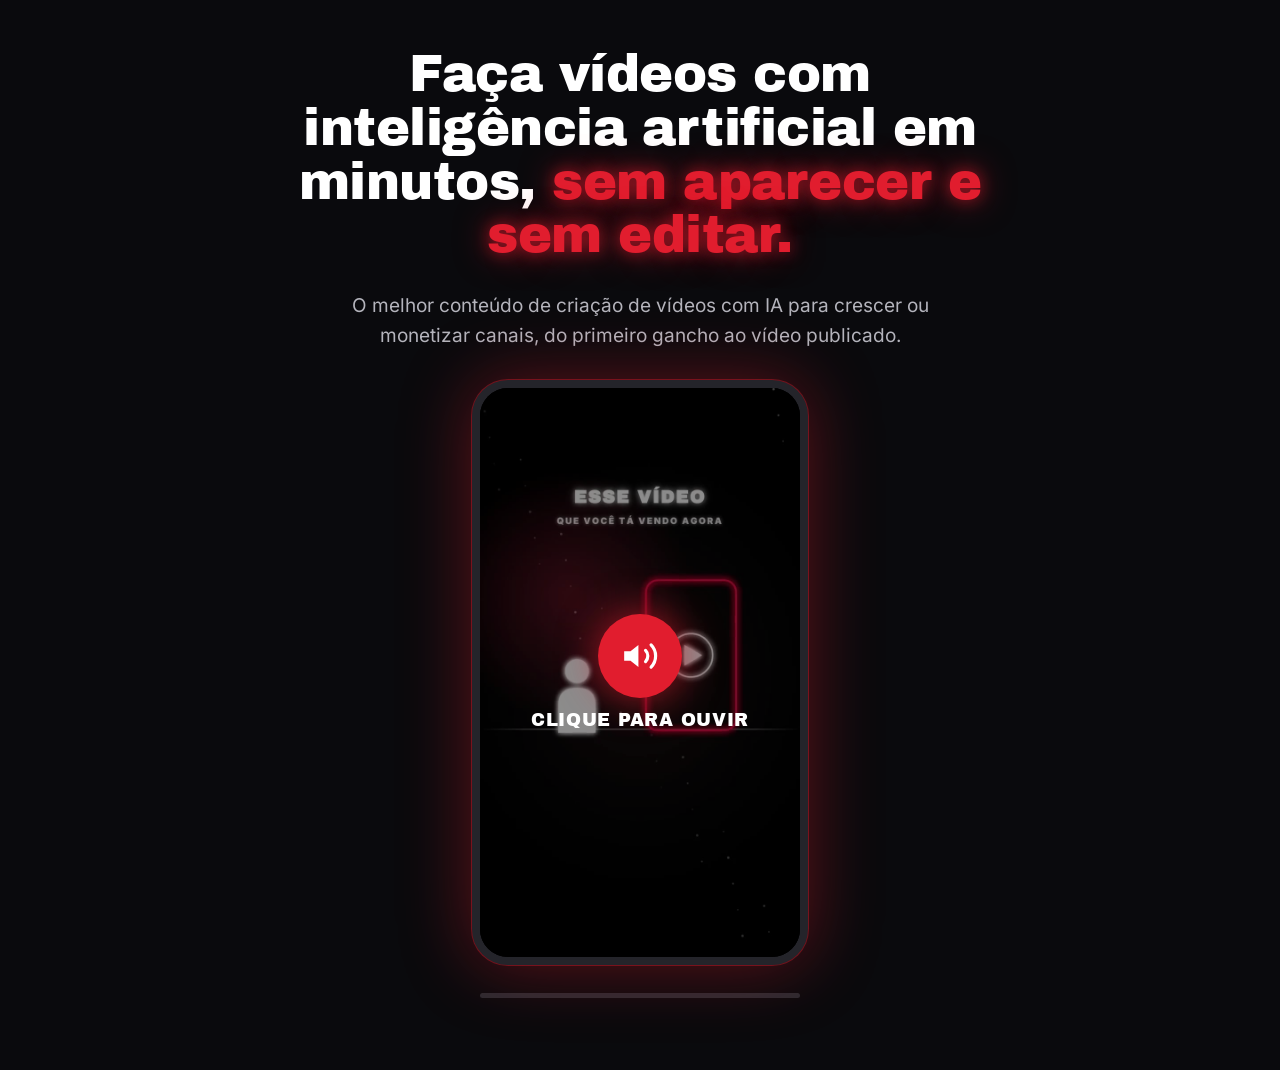
<file: index.html>
<!DOCTYPE html>

<html lang="pt-BR">
<head>
<meta charset="utf-8"/>
<title>A FACILIDADE... | Página de vendas</title>
<meta content="width=device-width, initial-scale=1" name="viewport"/>
<meta content="A FACILIDADE... Aprenda a criar vídeos de Stickman com inteligência artificial, sem aparecer." name="description"/>
<meta property="og:title" content="Faça vídeos com IA em minutos, sem aparecer e sem editar"/>
<meta property="og:description" content="O melhor conteúdo de criação de vídeos com IA para crescer ou monetizar canais."/>
<meta property="og:image" content="https://criacao-com-ia.salevo.site/assets/og.jpg"/>
<meta property="og:url" content="https://criacao-com-ia.salevo.site/"/>
<meta property="og:type" content="website"/>
<meta name="twitter:card" content="summary_large_image"/>
<link rel="icon" href="assets/favicon.png"/>
<link href="google-fonts-0.css" rel="stylesheet"/>
<style>
body{margin:0;background:#0A0A0D}
html{scroll-behavior:smooth}
h1,h2,h3,span:has(+ h3),span:has(+ div > h3){zoom:0.8}
.title-bg{background:radial-gradient(ellipse 70% 90% at 50% 50%,rgba(225,29,46,0.22),rgba(10,10,13,0.95) 70%),#0A0A0D}
a{color:#FF7A85}a:hover{color:#FFB3B9}
@keyframes pulse{0%,100%{transform:scale(1)}50%{transform:scale(1.045)}}
.btn-pulse{animation:pulse 2.2s ease-in-out infinite}
@keyframes shake{0%,100%{transform:rotate(-3deg)}50%{transform:rotate(3deg)}}
.btn-shake{animation:shake 0.5s ease-in-out infinite}
@media (prefers-reduced-motion: reduce){.btn-shake{animation:none !important}}
@keyframes bob{0%,100%{transform:translateY(0)}50%{transform:translateY(-10px)}}
.bob{animation:bob 2.6s ease-in-out infinite}
@keyframes wave{0%,100%{transform:rotate(-16deg)}50%{transform:rotate(14deg)}}
.wave{transform-box:view-box;transform-origin:100px 104px;animation:wave 1.1s ease-in-out infinite}
@keyframes blink{0%,100%{opacity:1}50%{opacity:.15}}
.spark{animation:blink 1.1s ease-in-out infinite}
@keyframes progress{from{width:0}to{width:100%}}
.progress{animation:progress 6s linear infinite}
@keyframes marquee{from{transform:translateX(0)}to{transform:translateX(-50%)}}
.marquee{display:flex;width:max-content;animation:marquee 30s linear infinite}
@keyframes flicker{0%,18%,22%,52%,58%,100%{opacity:1}20%,55%{opacity:.55}}
.neon-flicker{animation:flicker 4.5s linear infinite}
@keyframes glowpulse{0%,100%{opacity:.6}50%{opacity:1}}
.glow-pulse{animation:glowpulse 3s ease-in-out infinite}
@keyframes reveal{from{opacity:0;transform:translateY(48px)}to{opacity:1;transform:none}}
@supports (animation-timeline: view()){.reveal{animation:reveal linear both;animation-timeline:view();animation-range:entry 0% entry 45%}}
@media (prefers-reduced-motion: reduce){.btn-pulse,.bob,.wave,.spark,.progress,.marquee,.neon-flicker,.glow-pulse,.reveal{animation:none !important}}
.gated{display:none!important}
body.liberado .gated{display:revert!important;animation:fadein .6s ease both}
@keyframes fadein{from{opacity:0;transform:translateY(16px)}to{opacity:1;transform:none}}
</style>
</head>
<body>
<div style="background: #0A0A0D; color: #F4F4F5; font-family: Inter, system-ui, sans-serif; font-size: 17px; line-height: 1.6; overflow-x: hidden; text-align: center">
<section style="padding: 48px 0 72px">
<div style="max-width: 900px; margin: 0 auto; padding: 0 24px; display: flex; flex-direction: column; align-items: center; gap: 28px">
<h1 style="margin: 0; max-width: 860px; font-family: 'Archivo Black', Inter, sans-serif; font-weight: 400; font-size: clamp(34px, 5vw, 64px); line-height: 1.05; letter-spacing: -0.01em; color: #FFFFFF">Faça vídeos com inteligência artificial em minutos, <span class="neon-flicker" style="color: #E11D2E; text-shadow: 0 0 18px rgba(225,29,46,0.6), 0 0 42px rgba(225,29,46,0.6)">sem aparecer e sem editar.</span></h1>
<p style="margin: 0; font-size: 19px; color: #B4B4BC; max-width: 600px">O melhor conteúdo de criação de vídeos com IA para crescer ou monetizar canais, do primeiro gancho ao vídeo publicado.</p>
<div id="vsl-wrap" style="position: relative; width: 320px; max-width: 86vw; aspect-ratio: 9 / 16; border: 8px solid #24242A; border-radius: 36px; overflow: hidden; background: #000; box-shadow: 0 0 70px rgba(225,29,46,0.4), 0 0 0 1px rgba(225,29,46,0.4)"><video id="vsl" autoplay muted playsinline preload="auto" poster="assets/vsl-poster.jpg" style="display: block; width: 100%; height: 100%; object-fit: cover"><source src="assets/vsl.mp4" type="video/mp4"/></video><button id="vsl-sound" type="button" style="position: absolute; inset: 0; width: 100%; border: 0; background: rgba(0,0,0,0.45); color: #fff; cursor: pointer; display: flex; flex-direction: column; align-items: center; justify-content: center; gap: 12px; font-family: 'Archivo Black', Inter, sans-serif; font-size: 18px; letter-spacing: 0.04em"><span class="btn-pulse" style="display: inline-flex; width: 84px; height: 84px; border-radius: 50%; background: #E11D2E; align-items: center; justify-content: center; box-shadow: 0 0 40px rgba(225,29,46,0.7)"><svg aria-hidden="true" width="38" height="38" viewBox="0 0 24 24" fill="#fff"><path d="M11 5 6 9H2v6h4l5 4V5z"/><path d="M15.5 8.5a5 5 0 0 1 0 7M19 5a10 10 0 0 1 0 14" stroke="#fff" stroke-width="2" fill="none" stroke-linecap="round"/></svg></span>CLIQUE PARA OUVIR</button></div><div id="vsl-bar" style="width: 320px; max-width: 86vw; height: 5px; border-radius: 4px; background: #2A2A30; overflow: hidden"><div id="vsl-prog" style="width: 0%; height: 100%; background: #E11D2E; box-shadow: 0 0 10px rgba(225,29,46,0.6)"></div></div>
<div class="gated" style="display: flex; flex-wrap: wrap; align-items: center; gap: 22px; justify-content: center">
<a class="btn-pulse" href="https://pay.cakto.com.br/3ah8bnp" style="display: inline-flex; align-items: center; justify-content: center; min-height: 74px; padding: 0 44px; background: #E11D2E; color: #FFFFFF; font-family: 'Archivo Black', Inter, sans-serif; font-weight: 400; font-size: 18px; letter-spacing: 0.02em; border-radius: 16px; text-decoration: none; box-shadow: 0 0 36px rgba(225,29,46,0.6), 0 0 80px rgba(225,29,46,0.32)">SOU EXCEÇÃO!</a>
<div style="display: flex; flex-direction: column; line-height: 1.3; align-items: center">
<s style="color: #8E8E96; font-size: 15px">De R$ 197,00</s>
<span style="color: #FFFFFF; font-weight: 700; font-size: 18px">por R$ 19,99</span>
</div>
</div>
</div>
</section>
<section class="gated" aria-label="Frases do conteúdo" style="background: #E11D2E; color: #FFFFFF; padding: 16px 0; overflow: hidden; box-shadow: 0 0 40px rgba(225,29,46,0.32)">
<div class="marquee">
<span style="white-space: nowrap; padding-right: 48px; font-family: 'Archivo Black', Inter, sans-serif; font-size: 18px; letter-spacing: 0.03em">NÃO PERCA A NOVA ONDA   ·   FUJA DA MAIORIA   ·   VIRE EXCEÇÃO   ·   COMECE HOJE   ·   NÃO PERCA A NOVA ONDA   ·   FUJA DA MAIORIA   ·   VIRE EXCEÇÃO   ·   COMECE HOJE   ·</span>
<span aria-hidden="true" style="white-space: nowrap; padding-right: 48px; font-family: 'Archivo Black', Inter, sans-serif; font-size: 18px; letter-spacing: 0.03em">NÃO PERCA A NOVA ONDA   ·   FUJA DA MAIORIA   ·   VIRE EXCEÇÃO   ·   COMECE HOJE   ·   NÃO PERCA A NOVA ONDA   ·   FUJA DA MAIORIA   ·   VIRE EXCEÇÃO   ·   COMECE HOJE   ·</span>
</div>
</section>
<section class="gated" style="padding: 104px 0">
<div class="reveal" style="max-width: 1160px; margin: 0 auto; padding: 0 24px; display: flex; flex-wrap: wrap; align-items: center; gap: 56px">
<div style="flex: 1 1 440px; min-width: 0; display: flex; justify-content: center">
<div style="display: flex; flex-direction: column; align-items: center; gap: 14px; width: 100%"><p style="margin: 0; font-family: 'Archivo Black', Inter, sans-serif; font-size: 18px; line-height: 1.25; color: #FFFFFF">E se você criasse <span style="color: rgb(255,122,133); text-shadow: 0 0 14px rgba(225,29,46,0.6)">vídeos assim?</span></p><video aria-label="Bonequinho olhando para um celular gigante com o feed rolando" autoplay muted loop playsinline preload="metadata" poster="assets/loop-celular.jpg" style="display: block; width: 100%; max-width: 640px; height: auto; border-radius: 20px; border: 1px solid rgba(225,29,46,0.32); box-shadow: 0 0 60px rgba(225,29,46,0.32)"><source src="assets/loop-celular.mp4" type="video/mp4"/></video></div>
</div>
<div style="flex: 1 1 400px; min-width: 0; display: flex; flex-direction: column; gap: 20px; align-items: center">
<h2 style="margin: 0; font-family: 'Archivo Black', Inter, sans-serif; font-weight: 400; font-size: clamp(38px, 5vw, 66px); line-height: 1.05; color: #FFFFFF">Não perca a <span class="neon-flicker" style="color: #E11D2E; text-shadow: 0 0 18px rgba(225,29,46,0.6), 0 0 42px rgba(225,29,46,0.6)">nova onda.</span></h2>
<p style="margin: 0; font-size: 19px; color: #B4B4BC">Uma onda passa rápido. E você está perdendo tempo rolando o feed ou fazendo coisas inúteis.<br/><strong style="color:#FFFFFF">Isso tem que acabar. E tem que acabar HOJE.</strong></p>
</div>
</div>
</section>
<section class="gated" style="padding: 96px 0; background: #111115; border-top: 1px solid #1C1C22; border-bottom: 1px solid #1C1C22">
<div class="reveal" style="max-width: 1160px; margin: 0 auto; padding: 0 24px; display: flex; flex-direction: column; gap: 40px; align-items: center">
<div style="display: flex; flex-direction: column; gap: 14px; max-width: 720px; align-items: center; margin-left: auto; margin-right: auto">
<h2 style="margin: 0; font-family: 'Archivo Black', Inter, sans-serif; font-weight: 400; font-size: clamp(30px, 3.8vw, 46px); line-height: 1.1; color: #FFFFFF">Este conteúdo é para você se...</h2>
<p style="margin: 0; color: #B4B4BC">Cansou de ver os outros crescendo enquanto você continua no mesmo lugar?</p>
</div>
<div style="display: grid; width: 100%; grid-template-columns: repeat(auto-fit, minmax(300px, 1fr)); gap: 20px">
<div style="background: #16161B; border: 1px solid #24242A; border-radius: 16px; padding: 28px; display: flex; flex-direction: column; gap: 14px; align-items: center">
<span style="display: inline-flex; width: 44px; height: 44px; align-items: center; justify-content: center; border-radius: 12px; background: rgba(225,29,46,0.16); color: rgb(255,122,133)"><svg aria-hidden="true" fill="none" height="24" stroke="currentColor" stroke-linecap="round" stroke-linejoin="round" stroke-width="2.4" viewbox="0 0 24 24" width="24"><path d="M20 6 9 17l-5-5"></path></svg></span>
<p style="margin: 0; color: #E4E4E7; font-weight: 500">Procura uma forma de transformar conteúdo em renda.</p>
</div><div style="background: #16161B; border: 1px solid #24242A; border-radius: 16px; padding: 28px; display: flex; flex-direction: column; gap: 14px; align-items: center">
<span style="display: inline-flex; width: 44px; height: 44px; align-items: center; justify-content: center; border-radius: 12px; background: rgba(225,29,46,0.16); color: rgb(255,122,133)"><svg aria-hidden="true" fill="none" height="24" stroke="currentColor" stroke-linecap="round" stroke-linejoin="round" stroke-width="2.4" viewbox="0 0 24 24" width="24"><path d="M20 6 9 17l-5-5"></path></svg></span>
<p style="margin: 0; color: #E4E4E7; font-weight: 500">Quer criar conteúdo, mas não quer mostrar o rosto.</p>
</div>
<div style="background: #16161B; border: 1px solid #24242A; border-radius: 16px; padding: 28px; display: flex; flex-direction: column; gap: 14px; align-items: center">
<span style="display: inline-flex; width: 44px; height: 44px; align-items: center; justify-content: center; border-radius: 12px; background: rgba(225,29,46,0.16); color: rgb(255,122,133)"><svg aria-hidden="true" fill="none" height="24" stroke="currentColor" stroke-linecap="round" stroke-linejoin="round" stroke-width="2.4" viewbox="0 0 24 24" width="24"><path d="M20 6 9 17l-5-5"></path></svg></span>
<p style="margin: 0; color: #E4E4E7; font-weight: 500">Não sabe desenhar, animar ou editar vídeo.</p>
</div>
<div style="background: #16161B; border: 1px solid #24242A; border-radius: 16px; padding: 28px; display: flex; flex-direction: column; gap: 14px; align-items: center">
<span style="display: inline-flex; width: 44px; height: 44px; align-items: center; justify-content: center; border-radius: 12px; background: rgba(225,29,46,0.16); color: rgb(255,122,133)"><svg aria-hidden="true" fill="none" height="24" stroke="currentColor" stroke-linecap="round" stroke-linejoin="round" stroke-width="2.4" viewbox="0 0 24 24" width="24"><path d="M20 6 9 17l-5-5"></path></svg></span>
<p style="margin: 0; color: #E4E4E7; font-weight: 500">Quer começar uma página do zero no TikTok ou no Instagram.</p>
</div>
<div style="background: #16161B; border: 1px solid #24242A; border-radius: 16px; padding: 28px; display: flex; flex-direction: column; gap: 14px; align-items: center">
<span style="display: inline-flex; width: 44px; height: 44px; align-items: center; justify-content: center; border-radius: 12px; background: rgba(225,29,46,0.16); color: rgb(255,122,133)"><svg aria-hidden="true" fill="none" height="24" stroke="currentColor" stroke-linecap="round" stroke-linejoin="round" stroke-width="2.4" viewbox="0 0 24 24" width="24"><path d="M20 6 9 17l-5-5"></path></svg></span>
<p style="margin: 0; color: #E4E4E7; font-weight: 500">Quer uma renda extra sem largar o que já faz hoje.</p>
</div>
<div style="background: #16161B; border: 1px solid #24242A; border-radius: 16px; padding: 28px; display: flex; flex-direction: column; gap: 14px; align-items: center">
<span style="display: inline-flex; width: 44px; height: 44px; align-items: center; justify-content: center; border-radius: 12px; background: rgba(225,29,46,0.16); color: rgb(255,122,133)"><svg aria-hidden="true" fill="none" height="24" stroke="currentColor" stroke-linecap="round" stroke-linejoin="round" stroke-width="2.4" viewbox="0 0 24 24" width="24"><path d="M20 6 9 17l-5-5"></path></svg></span>
<p style="margin: 0; color: #E4E4E7; font-weight: 500">Já tentou outras coisas na internet e nada saiu do lugar.</p>
</div>
</div>
</div>
</section>
<section class="gated" style="padding: 96px 0">
<div class="reveal" style="max-width: 1160px; margin: 0 auto; padding: 0 24px; display: flex; flex-direction: column; gap: 40px; align-items: center">
<div style="display: flex; flex-direction: column; gap: 14px; max-width: 720px; align-items: center; margin-left: auto; margin-right: auto">
<p style="margin: 0; font-size: 13px; font-weight: 700; letter-spacing: 0.12em; color: rgb(255,122,133); text-shadow: 0 0 12px rgba(225,29,46,0.6)">COMO FUNCIONA</p>
<h2 style="margin: 0; font-family: 'Archivo Black', Inter, sans-serif; font-weight: 400; font-size: clamp(30px, 3.8vw, 46px); line-height: 1.1; color: #FFFFFF">Da ideia ao vídeo pronto em seis etapas</h2>
</div>
<div style="display: grid; grid-template-columns: repeat(auto-fit, minmax(300px, 1fr)); gap: 28px 20px">
<div style="border-top: 2px solid #E11D2E; padding-top: 22px; display: flex; flex-direction: column; gap: 10px; align-items: center">
<span style="font-family: 'Archivo Black', Inter, sans-serif; font-size: 34px; color: rgb(255,122,133); text-shadow: 0 0 14px rgba(225,29,46,0.6)">01</span>
<h3 style="margin: 0; font-size: 20px; color: #FFFFFF">Escolha o gancho</h3>
<p style="margin: 0; color: #B4B4BC">Você aprende a achar vídeos que já viralizaram e a usar a estrutura do gancho que faz a pessoa parar de rolar.</p>
</div>
<div style="border-top: 2px solid #E11D2E; padding-top: 22px; display: flex; flex-direction: column; gap: 10px; align-items: center">
<span style="font-family: 'Archivo Black', Inter, sans-serif; font-size: 34px; color: rgb(255,122,133); text-shadow: 0 0 14px rgba(225,29,46,0.6)">02</span>
<h3 style="margin: 0; font-size: 20px; color: #FFFFFF">Gere o roteiro</h3>
<p style="margin: 0; color: #B4B4BC">O Claude escreve um roteiro curto e direto, com os gatilhos que prendem a atenção do começo ao fim.</p>
</div>
<div style="border-top: 2px solid #E11D2E; padding-top: 22px; display: flex; flex-direction: column; gap: 10px; align-items: center">
<span style="font-family: 'Archivo Black', Inter, sans-serif; font-size: 34px; color: rgb(255,122,133); text-shadow: 0 0 14px rgba(225,29,46,0.6)">03</span>
<h3 style="margin: 0; font-size: 20px; color: #FFFFFF">Crie a animação</h3>
<p style="margin: 0; color: #B4B4BC">O Claude monta a animação no estilo bonequinho com brilho, cena por cena, com texto aparecendo no ritmo certo.</p>
</div>
<div style="border-top: 2px solid #E11D2E; padding-top: 22px; display: flex; flex-direction: column; gap: 10px; align-items: center">
<span style="font-family: 'Archivo Black', Inter, sans-serif; font-size: 34px; color: rgb(255,122,133); text-shadow: 0 0 14px rgba(225,29,46,0.6)">04</span>
<h3 style="margin: 0; font-size: 20px; color: #FFFFFF">Gere a narração</h3>
<p style="margin: 0; color: #B4B4BC">Você cola o roteiro no ElevenLabs e escolhe uma voz que soa natural.</p>
</div>
<div style="border-top: 2px solid #E11D2E; padding-top: 22px; display: flex; flex-direction: column; gap: 10px; align-items: center">
<span style="font-family: 'Archivo Black', Inter, sans-serif; font-size: 34px; color: rgb(255,122,133); text-shadow: 0 0 14px rgba(225,29,46,0.6)">05</span>
<h3 style="margin: 0; font-size: 20px; color: #FFFFFF">Sincronize o som</h3>
<p style="margin: 0; color: #B4B4BC">O Claude cria os efeitos sonoros no tempo exato de cada animação. Você junta a narração e a música, e o vídeo fica pronto.</p>
</div>
<div style="border-top: 2px solid #E11D2E; padding-top: 22px; display: flex; flex-direction: column; gap: 10px; align-items: center">
<span style="font-family: 'Archivo Black', Inter, sans-serif; font-size: 34px; color: rgb(255,122,133); text-shadow: 0 0 14px rgba(225,29,46,0.6)">06</span>
<h3 style="margin: 0; font-size: 20px; color: #FFFFFF">Publique e capture</h3>
<p style="margin: 0; color: #B4B4BC">Legenda, hashtags e uma automação que manda o link no direct de quem comenta. O vídeo trabalha por você.</p>
</div>
</div>
</div>
</section>
<section class="gated" style="padding: 104px 0; background: #111115; border-top: 1px solid #1C1C22; border-bottom: 1px solid #1C1C22">
<div class="reveal" style="max-width: 1160px; margin: 0 auto; padding: 0 24px; display: flex; flex-wrap: wrap-reverse; align-items: center; gap: 56px">
<div style="flex: 1 1 400px; min-width: 0; display: flex; flex-direction: column; gap: 20px; align-items: center">
<h2 style="margin: 0; font-family: 'Archivo Black', Inter, sans-serif; font-weight: 400; font-size: clamp(38px, 5vw, 66px); line-height: 1.05; color: #FFFFFF">Não caia na maioria. Fuja e <span class="neon-flicker" style="color: #E11D2E; text-shadow: 0 0 18px rgba(225,29,46,0.6), 0 0 42px rgba(225,29,46,0.6)">vire exceção.</span></h2>
<p style="margin: 0; font-size: 19px; color: #B4B4BC">A maioria só consome: rola, assiste, esquece e continua exatamente no mesmo lugar. A exceção cria, publica e é paga pela atenção dos outros. Não existe meio-termo. Ou você assiste, ou você é assistido. <strong style="color:#FFFFFF">De que lado você vai estar?</strong></p>
</div>
<div style="flex: 1 1 440px; min-width: 0; display: flex; justify-content: center">
<video aria-label="Bonequinho brilhando no meio de uma multidão apagada" autoplay muted loop playsinline preload="metadata" poster="assets/loop-excecao.jpg" style="display: block; width: 100%; max-width: 560px; height: auto; border-radius: 20px; border: 1px solid rgba(225,29,46,0.32); box-shadow: 0 0 60px rgba(225,29,46,0.32)"><source src="assets/loop-excecao.mp4" type="video/mp4"/></video>
</div>
</div>
</section>
<section class="gated" style="padding: 96px 0">
<div class="reveal" style="max-width: 920px; margin: 0 auto; padding: 0 24px; display: flex; flex-direction: column; gap: 36px; align-items: center">
<div style="display: flex; flex-direction: column; gap: 14px; align-items: center">
<p style="margin: 0; font-size: 13px; font-weight: 700; letter-spacing: 0.12em; color: rgb(255,122,133); text-shadow: 0 0 12px rgba(225,29,46,0.6)">O QUE TEM NO CONTEÚDO</p>
<h2 style="margin: 0; font-family: 'Archivo Black', Inter, sans-serif; font-weight: 400; font-size: clamp(30px, 3.8vw, 46px); line-height: 1.1; color: #FFFFFF">O que você vai aprender</h2>
</div>
<div style="display: flex; flex-direction: column; align-items: center">
<div style="display: flex; flex-direction: column; align-items: center; gap: 8px; padding: 26px 0; border-top: 1px solid #26262C">
<span style="flex: none; font-family: 'Archivo Black', Inter, sans-serif; font-size: 26px; color: rgb(255,122,133); text-shadow: 0 0 12px rgba(225,29,46,0.6)">00</span>
<div style="display: flex; flex-direction: column; gap: 6px; min-width: 0; align-items: center">
<h3 style="margin: 0; font-size: 21px; color: #FFFFFF">Boas-vindas</h3>
<p style="margin: 0; color: #B4B4BC">Como o conteúdo funciona, as ferramentas que você vai usar e qual plano escolher em cada uma delas.</p>
</div>
</div>
<div style="display: flex; flex-direction: column; align-items: center; gap: 8px; padding: 26px 0; border-top: 1px solid #26262C">
<span style="flex: none; font-family: 'Archivo Black', Inter, sans-serif; font-size: 26px; color: rgb(255,122,133); text-shadow: 0 0 12px rgba(225,29,46,0.6)">01</span>
<div style="display: flex; flex-direction: column; gap: 6px; min-width: 0; align-items: center">
<h3 style="margin: 0; font-size: 21px; color: #FFFFFF">Parte 1 · Seu primeiro vídeo com o Claude</h3>
<p style="margin: 0; color: #B4B4BC">Do pedido de análise ao vídeo pronto: roteiro, narração, sincronização, prévia e ajustes. Com exemplos de pedidos prontos para usar, além de capa e legenda.</p>
</div>
</div>
<div style="display: flex; flex-direction: column; align-items: center; gap: 8px; padding: 26px 0; border-top: 1px solid #26262C">
<span style="flex: none; font-family: 'Archivo Black', Inter, sans-serif; font-size: 26px; color: rgb(255,122,133); text-shadow: 0 0 12px rgba(225,29,46,0.6)">02</span>
<div style="display: flex; flex-direction: column; gap: 6px; min-width: 0; align-items: center">
<h3 style="margin: 0; font-size: 21px; color: #FFFFFF">Parte 2 · Referências que viralizam</h3>
<p style="margin: 0; color: #B4B4BC">Onde encontrar boas referências, como saber se um vídeo realmente viralizou e como usar a estrutura dele sem copiar.</p>
</div>
</div>
<div style="display: flex; flex-direction: column; align-items: center; gap: 8px; padding: 26px 0; border-top: 1px solid #26262C">
<span style="flex: none; font-family: 'Archivo Black', Inter, sans-serif; font-size: 26px; color: rgb(255,122,133); text-shadow: 0 0 12px rgba(225,29,46,0.6)">03</span>
<div style="display: flex; flex-direction: column; gap: 6px; min-width: 0; align-items: center">
<h3 style="margin: 0; font-size: 21px; color: #FFFFFF">Parte 3 · Contas prontas para crescer</h3>
<p style="margin: 0; color: #B4B4BC">Aquecimento de conta, escolha de nicho e os requisitos para monetizar no TikTok e no Instagram.</p>
</div>
</div>
<div style="display: flex; flex-direction: column; align-items: center; gap: 8px; padding: 26px 0; border-top: 1px solid #26262C">
<span style="flex: none; font-family: 'Archivo Black', Inter, sans-serif; font-size: 26px; color: rgb(255,122,133); text-shadow: 0 0 12px rgba(225,29,46,0.6)">04</span>
<div style="display: flex; flex-direction: column; gap: 6px; min-width: 0; align-items: center">
<h3 style="margin: 0; font-size: 21px; color: #FFFFFF">Revisão</h3>
<p style="margin: 0; color: #B4B4BC">O checklist antes de publicar e como evitar vídeos removidos, contas penalizadas e monetização bloqueada.</p>
</div>
</div>
<div style="display: flex; flex-direction: column; align-items: center; gap: 8px; padding: 26px 0; border-top: 1px solid #26262C; border-bottom: 1px solid #26262C">
<span style="flex: none; font-family: 'Archivo Black', Inter, sans-serif; font-size: 26px; color: rgb(255,122,133); text-shadow: 0 0 12px rgba(225,29,46,0.6)">05</span>
<div style="display: flex; flex-direction: column; gap: 6px; min-width: 0; align-items: center">
<h3 style="margin: 0; font-size: 21px; color: #FFFFFF">Bônus · Suporte e network</h3>
<p style="margin: 0; color: #B4B4BC">Contato direto para tirar dúvidas e acesso ao grupo de alunos que estão aprendendo e tendo resultados.</p>
</div>
</div>
</div>
</div>
</section>
<section class="gated" style="padding: 96px 0; background: #111115; border-top: 1px solid #1C1C22; border-bottom: 1px solid #1C1C22">
<div class="reveal" style="max-width: 1160px; margin: 0 auto; padding: 0 24px; display: flex; flex-direction: column; gap: 40px; align-items: center">
<div style="display: flex; flex-direction: column; gap: 14px; max-width: 720px; align-items: center; margin-left: auto; margin-right: auto">
<p style="margin: 0; font-size: 13px; font-weight: 700; letter-spacing: 0.12em; color: rgb(255,122,133); text-shadow: 0 0 12px rgba(225,29,46,0.6)">FERRAMENTAS</p>
<h2 style="margin: 0; font-family: 'Archivo Black', Inter, sans-serif; font-weight: 400; font-size: clamp(30px, 3.8vw, 46px); line-height: 1.1; color: #FFFFFF">Apenas duas ferramentas</h2>
<p style="margin: 0; color: #B4B4BC">Nada de programas complicados de edição. Todo o processo acontece em duas ferramentas de inteligência artificial.</p>
</div>
<div style="display: grid; width: 100%; grid-template-columns: repeat(auto-fit, minmax(300px, 1fr)); gap: 20px">
<div style="background: #16161B; border: 1px solid #24242A; border-radius: 16px; padding: 32px; display: flex; flex-direction: column; gap: 12px; align-items: center">
<h3 style="margin: 0; font-family: 'Archivo Black', Inter, sans-serif; font-weight: 400; font-size: 28px; color: #FFFFFF">Claude</h3>
<p style="margin: 0; color: #B4B4BC">A inteligência artificial que analisa as referências, escreve o roteiro, cria a animação, sincroniza com a narração e ainda faz a capa e a legenda.</p>
</div>
<div style="background: #16161B; border: 1px solid #24242A; border-radius: 16px; padding: 32px; display: flex; flex-direction: column; gap: 12px; align-items: center">
<h3 style="margin: 0; font-family: 'Archivo Black', Inter, sans-serif; font-weight: 400; font-size: 28px; color: #FFFFFF">ElevenLabs</h3>
<p style="margin: 0; color: #B4B4BC">Onde o seu roteiro se transforma em narração, com vozes que soam naturais.</p>
</div>
</div>
<p style="margin: 0; font-size: 15px; color: #8E8E96; max-width: 760px; margin-left: auto; margin-right: auto">As ferramentas têm planos próprios, contratados diretamente com cada empresa e não incluídos no valor do conteúdo. Na parte de boas-vindas você descobre qual plano escolher em cada uma, inclusive o mínimo necessário para usar os vídeos de forma comercial.</p>
</div>
</section>
<section class="gated" style="padding: 96px 0">
<div class="reveal" style="max-width: 1160px; margin: 0 auto; padding: 0 24px; display: flex; flex-wrap: wrap; gap: 40px; align-items: center">
<div style="flex: 1 1 380px; min-width: 0; display: flex; flex-direction: column; gap: 14px; align-items: center">
<p style="margin: 0; font-size: 13px; font-weight: 700; letter-spacing: 0.12em; color: rgb(255,122,133); text-shadow: 0 0 12px rgba(225,29,46,0.6)">BÔNUS</p>
<h2 style="margin: 0; font-family: 'Archivo Black', Inter, sans-serif; font-weight: 400; font-size: clamp(30px, 3.8vw, 46px); line-height: 1.1; color: #FFFFFF">Você não aprende sozinho</h2>
<p style="margin: 0; color: #B4B4BC">Travou em alguma etapa ou ficou com dúvida? Além do conteúdo, você tem acesso direto ao suporte e a um grupo com outros alunos.</p>
</div>
<div style="flex: 1 1 420px; min-width: 0; display: grid; grid-template-columns: repeat(auto-fit, minmax(220px, 1fr)); gap: 20px">
<div style="background: #16161B; border: 1px solid #24242A; border-radius: 16px; padding: 28px; display: flex; flex-direction: column; gap: 10px; align-items: center">
<h3 style="margin: 0; font-size: 20px; color: #FFFFFF">Suporte direto</h3>
<p style="margin: 0; color: #B4B4BC">Contato pelo WhatsApp para resolver suas dúvidas durante o conteúdo.</p>
</div>
<div style="background: #16161B; border: 1px solid #24242A; border-radius: 16px; padding: 28px; display: flex; flex-direction: column; gap: 10px; align-items: center">
<h3 style="margin: 0; font-size: 20px; color: #FFFFFF">Grupo de network</h3>
<p style="margin: 0; color: #B4B4BC">Troque experiências com alunos que estão aprendendo e já tendo resultados.</p>
</div>
</div>
</div>
</section>
<section class="gated" style="padding: 104px 0; background: #111115; border-top: 1px solid #1C1C22; border-bottom: 1px solid #1C1C22">
<div class="reveal" style="max-width: 900px; margin: 0 auto; padding: 0 24px; display: flex; flex-direction: column; align-items: center; gap: 36px; text-align: center">
<video aria-label="Bonequinho surfando uma onda vermelha acima da multidão" autoplay muted loop playsinline preload="metadata" poster="assets/loop-onda.jpg" style="display: block; width: 100%; max-width: 640px; height: auto; border-radius: 20px; border: 1px solid rgba(225,29,46,0.32); box-shadow: 0 0 60px rgba(225,29,46,0.32); margin-left: auto; margin-right: auto"><source src="assets/loop-onda.mp4" type="video/mp4"/></video>
<h2 style="margin: 0; font-family: 'Archivo Black', Inter, sans-serif; font-weight: 400; font-size: clamp(36px, 4.8vw, 62px); line-height: 1.05; color: #FFFFFF">Não deixe essa onda <span class="neon-flicker" style="color: rgb(225, 29, 46); text-shadow: rgba(225, 29, 46, 0.6) 0px 0px 18px, rgba(225, 29, 46, 0.6) 0px 0px 42px">passar por você.</span></h2>
<p style="margin: 0; font-size: 19px; color: #B4B4BC; max-width: 640px; margin-left: auto; margin-right: auto">Quem começa antes sai na frente. Cada dia esperando é um dia a menos construindo a sua página.</p>
</div>
</section>
<section class="gated" id="oferta" style="padding: 104px 0">
<div class="reveal" style="max-width: 1160px; margin: 0 auto; padding: 0 24px; display: flex; flex-direction: column; align-items: center; gap: 36px">
<h2 style="margin: 0; text-align: center; font-family: 'Archivo Black', Inter, sans-serif; font-weight: 400; font-size: clamp(30px, 3.8vw, 46px); line-height: 1.1; color: #FFFFFF">Comece hoje o seu primeiro vídeo</h2>
<div class="glow-pulse" style="width: 100%; max-width: 560px; box-sizing: border-box; background: #14141A; border: 2px solid #E11D2E; border-radius: 20px; padding: 40px 32px; display: flex; flex-direction: column; gap: 28px; box-shadow: 0 0 50px rgba(225,29,46,0.6); align-items: center">
<div style="display: flex; flex-direction: column; gap: 6px; align-items: center; text-align: center">
<span style="font-size: 15px; font-weight: 600; color: #B4B4BC">Acesso completo ao conteúdo A FACILIDADE...</span>
<s style="margin-top: 10px; color: #8E8E96; font-size: 20px">De R$ 197,00</s>
<span style="display: inline-flex; align-self: center; padding: 4px 12px; border-radius: 999px; background: rgba(225,29,46,0.16); color: rgb(255,122,133); font-size: 13px; font-weight: 700; letter-spacing: 0.08em">R$ 177 DE DESCONTO</span>
<span style="font-family: 'Archivo Black', Inter, sans-serif; font-size: clamp(42px, 5.1vw, 58px); line-height: 1.1; color: #FFFFFF; text-shadow: 0 0 22px rgba(225,29,46,0.6)">R$ 19,99</span>
</div>
<div style="display: flex; flex-direction: column; gap: 14px; align-items: center">
<div style="display: flex; gap: 12px; align-items: flex-start; justify-content: center; text-align: left"><span style="color: rgb(255,122,133); flex: 0 0 22px; padding-top: 2px"><svg aria-hidden="true" fill="none" height="22" stroke="currentColor" stroke-linecap="round" stroke-linejoin="round" stroke-width="2.4" viewbox="0 0 24 24" width="22"><path d="M20 6 9 17l-5-5"></path></svg></span><span style="color: #E4E4E7">Todo o conteúdo, da criação do vídeo à monetização</span></div>
<div style="display: flex; gap: 12px; align-items: flex-start; justify-content: center; text-align: left"><span style="color: rgb(255,122,133); flex: 0 0 22px; padding-top: 2px"><svg aria-hidden="true" fill="none" height="22" stroke="currentColor" stroke-linecap="round" stroke-linejoin="round" stroke-width="2.4" viewbox="0 0 24 24" width="22"><path d="M20 6 9 17l-5-5"></path></svg></span><span style="color: #E4E4E7">Exemplos de pedidos prontos para usar no Claude</span></div>
<div style="display: flex; gap: 12px; align-items: flex-start; justify-content: center; text-align: left"><span style="color: rgb(255,122,133); flex: 0 0 22px; padding-top: 2px"><svg aria-hidden="true" fill="none" height="22" stroke="currentColor" stroke-linecap="round" stroke-linejoin="round" stroke-width="2.4" viewbox="0 0 24 24" width="22"><path d="M20 6 9 17l-5-5"></path></svg></span><span style="color: #E4E4E7">Checklist de revisão antes de publicar</span></div>
<div style="display: flex; gap: 12px; align-items: flex-start; justify-content: center; text-align: left"><span style="color: rgb(255,122,133); flex: 0 0 22px; padding-top: 2px"><svg aria-hidden="true" fill="none" height="22" stroke="currentColor" stroke-linecap="round" stroke-linejoin="round" stroke-width="2.4" viewbox="0 0 24 24" width="22"><path d="M20 6 9 17l-5-5"></path></svg></span><span style="color: #E4E4E7">Suporte direto pelo WhatsApp</span></div>
<div style="display: flex; gap: 12px; align-items: flex-start; justify-content: center; text-align: left"><span style="color: rgb(255,122,133); flex: 0 0 22px; padding-top: 2px"><svg aria-hidden="true" fill="none" height="22" stroke="currentColor" stroke-linecap="round" stroke-linejoin="round" stroke-width="2.4" viewbox="0 0 24 24" width="22"><path d="M20 6 9 17l-5-5"></path></svg></span><span style="color: #E4E4E7">Acesso ao grupo de network com outros alunos</span></div>
</div>
<a class="btn-pulse" href="https://pay.cakto.com.br/3ah8bnp" style="display: flex; align-items: center; justify-content: center; min-height: 60px; padding: 0 24px; background: #E11D2E; color: #FFFFFF; font-weight: 700; font-size: 15px; border-radius: 12px; text-decoration: none; box-shadow: 0 0 28px rgba(225,29,46,0.6)">Quero acessar o conteúdo</a>
<p style="margin: 0; text-align: center; font-size: 14px; color: #8E8E96">Você tem 7 dias para pedir o reembolso, como garante o Código de Defesa do Consumidor.</p>
</div>
</div>
</section>
<section class="gated" style="padding: 96px 0; background: #111115; border-top: 1px solid #1C1C22; border-bottom: 1px solid #1C1C22">
<div class="reveal" style="max-width: 860px; margin: 0 auto; padding: 0 24px; display: flex; flex-direction: column; gap: 32px; align-items: center">
<h2 style="margin: 0; font-family: 'Archivo Black', Inter, sans-serif; font-weight: 400; font-size: clamp(30px, 3.8vw, 46px); line-height: 1.1; color: #FFFFFF">Perguntas frequentes</h2>
<div style="display: flex; flex-direction: column; align-items: center">
<div style="padding: 24px 0; border-top: 1px solid #26262C; display: flex; flex-direction: column; gap: 8px; align-items: center">
<h3 style="margin: 0; font-size: 19px; color: #FFFFFF">Preciso saber desenhar ou editar vídeos?</h3>
<p style="margin: 0; color: #B4B4BC">Não. O Claude cria as animações. O seu trabalho é pedir os ajustes até o vídeo ficar do jeito que você quer.</p>
</div>
<div style="padding: 24px 0; border-top: 1px solid #26262C; display: flex; flex-direction: column; gap: 8px; align-items: center">
<h3 style="margin: 0; font-size: 19px; color: #FFFFFF">Preciso aparecer nos vídeos?</h3>
<p style="margin: 0; color: #B4B4BC">Não. Os vídeos são animados, com narração gerada por inteligência artificial.</p>
</div>
<div style="padding: 24px 0; border-top: 1px solid #26262C; display: flex; flex-direction: column; gap: 8px; align-items: center">
<h3 style="margin: 0; font-size: 19px; color: #FFFFFF">As ferramentas estão incluídas no valor do conteúdo?</h3>
<p style="margin: 0; color: #B4B4BC">Não. O Claude e o ElevenLabs têm planos próprios, contratados diretamente com cada empresa. O conteúdo mostra qual plano escolher em cada uma.</p>
</div>
<div style="padding: 24px 0; border-top: 1px solid #26262C; display: flex; flex-direction: column; gap: 8px; align-items: center">
<h3 style="margin: 0; font-size: 19px; color: #FFFFFF">Vou conseguir monetizar minha página?</h3>
<p style="margin: 0; color: #B4B4BC">Cada plataforma tem requisitos próprios, como número mínimo de seguidores e de visualizações. O conteúdo mostra quais são e como preparar sua conta para alcançá-los, mas o resultado depende da sua dedicação e constância.</p>
</div>
<div style="padding: 24px 0; border-top: 1px solid #26262C; border-bottom: 1px solid #26262C; display: flex; flex-direction: column; gap: 8px; align-items: center">
<h3 style="margin: 0; font-size: 19px; color: #FFFFFF">E se eu tiver dúvidas durante o conteúdo?</h3>
<p style="margin: 0; color: #B4B4BC">Você tem acesso ao suporte direto pelo WhatsApp e ao grupo de network com outros alunos.</p>
</div>
</div>
</div>
</section>
<section class="gated" style="padding: 104px 0">
<div class="reveal" style="max-width: 760px; margin: 0 auto; padding: 0 24px; display: flex; flex-direction: column; align-items: center; gap: 24px; text-align: center; margin-left: auto; margin-right: auto">
<h2 style="margin: 0; font-family: 'Archivo Black', Inter, sans-serif; font-weight: 400; font-size: clamp(30px, 4.2vw, 52px); line-height: 1.08; color: #FFFFFF">Seu próximo vídeo pode ser o que <span class="neon-flicker" style="color: #E11D2E; text-shadow: 0 0 18px rgba(225,29,46,0.6), 0 0 42px rgba(225,29,46,0.6)">faz sua página decolar.</span></h2>
<p style="margin: 0; color: #B4B4BC">Aprenda o processo completo e comece a produzir ainda hoje.</p>
<a class="btn-pulse" href="https://pay.cakto.com.br/3ah8bnp" style="display: inline-flex; align-items: center; justify-content: center; min-height: 58px; padding: 0 34px; background: #E11D2E; color: #FFFFFF; font-weight: 700; font-size: 14px; border-radius: 12px; text-decoration: none; box-shadow: 0 0 26px rgba(225,29,46,0.6)">Quero aprender agora</a>
</div>
</section>
<footer class="gated" style="border-top: 1px solid #1C1C22; padding: 40px 0">
<div style="max-width: 1160px; margin: 0 auto; padding: 0 24px; display: flex; flex-direction: column; gap: 12px; align-items: center">
<span style="font-family: 'Archivo Black', Inter, sans-serif; font-size: 14px; color: #FFFFFF">A FACILIDADE...</span>
<p style="margin: 0; font-size: 13px; color: #8E8E96; max-width: 820px; margin-left: auto; margin-right: auto">Os resultados dependem da dedicação e da constância de cada aluno. Este conteúdo não é afiliado, patrocinado ou endossado pela Anthropic, ElevenLabs, TikTok ou Meta. Os nomes das ferramentas e plataformas citadas pertencem aos seus respectivos donos.</p>
<p style="margin: 0; font-size: 13px; color: #8E8E96"><a href="termos.html" style="color:#B4B4BC">Termos de uso</a> · <a href="privacidade.html" style="color:#B4B4BC">Política de privacidade</a></p>
<p style="margin: 0; font-size: 13px; color: #8E8E96">© 2026 A FACILIDADE... Todos os direitos reservados.</p>
</div>
</footer>
</div>
<script>
(function(){
  var v=document.getElementById('vsl'),b=document.getElementById('vsl-sound'),pr=document.getElementById('vsl-prog');
  var GATE=10,watched=0,last=0,open=false;
  function liberar(){ if(open) return; open=true; document.body.classList.add('liberado'); try{localStorage.setItem('cia_lib','1');}catch(e){} }
  try{ if(localStorage.getItem('cia_lib')==='1') liberar(); }catch(e){}
  if(!v){ liberar(); return; }
  v.addEventListener('timeupdate',function(){
    var t=v.currentTime,d=t-last; if(d>0&&d<1) watched+=d; last=t;
    if(v.duration) pr.style.width=(100*t/v.duration)+'%';
    if(watched>=GATE) liberar();
  });
  v.addEventListener('seeking',function(){ last=v.currentTime; });
  v.addEventListener('error',liberar);
  v.addEventListener('ended',function(){ liberar(); });
  b.addEventListener('click',function(){ v.muted=false; v.currentTime=0; last=0; var p=v.play(); if(p&&p.catch)p.catch(function(){}); b.style.display='none'; });
  v.addEventListener('click',function(){ if(v.paused){v.play();}else{v.pause();} });
  setTimeout(function(){ if(!open && v.paused && v.currentTime===0 && v.readyState<2) liberar(); },8000);
})();
</script>
</body>
</html>
</file>
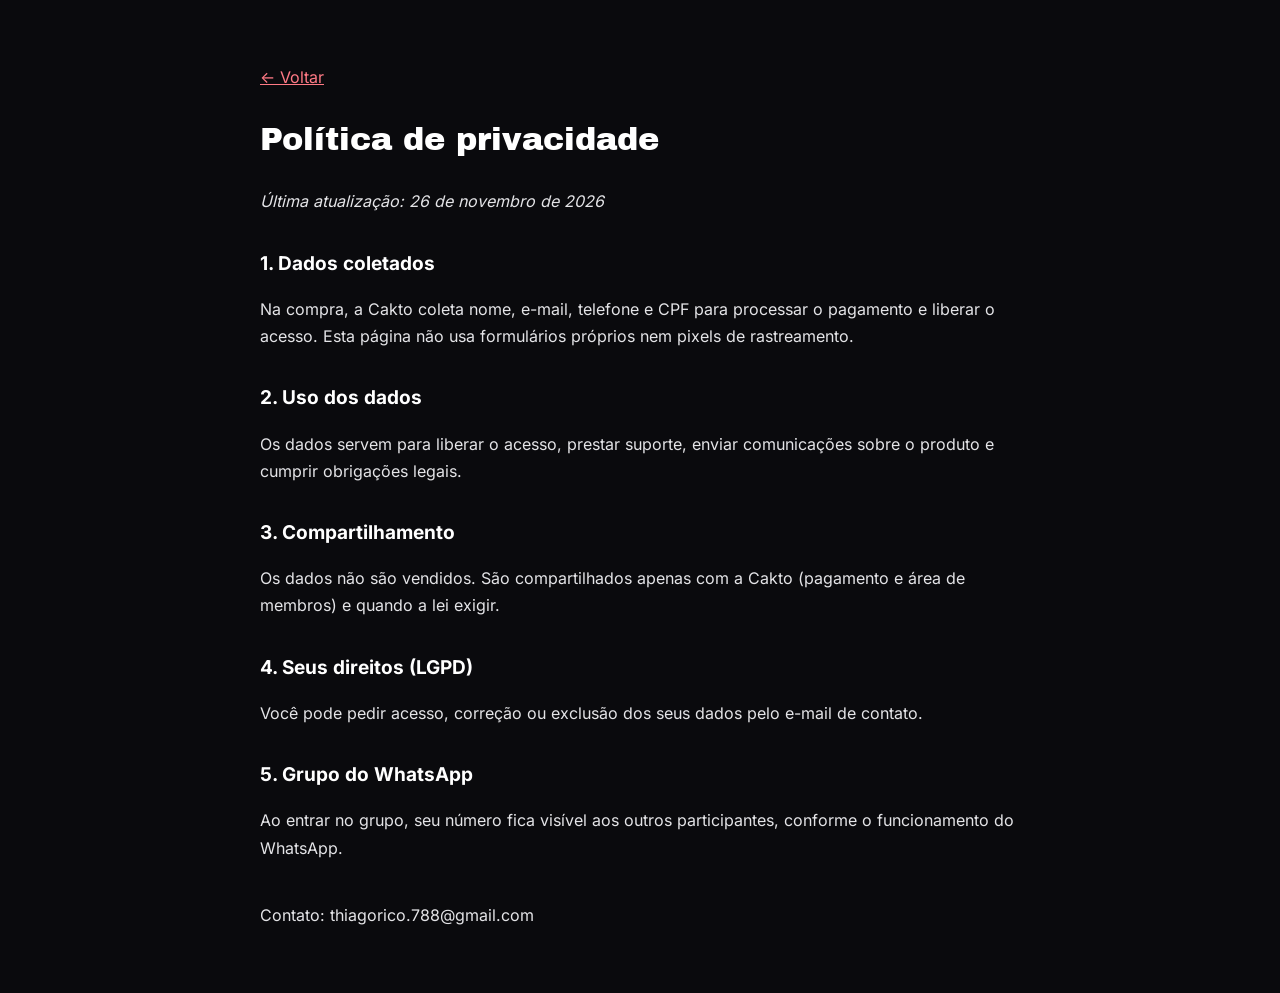
<file: privacidade.html>
<!DOCTYPE html><html lang="pt-BR"><head><meta charset="utf-8"/><meta name="viewport" content="width=device-width, initial-scale=1"/><title>Política de privacidade | A FACILIDADE...</title>
<style>body{margin:0;background:#0A0A0D;color:#E4E4E7;font:16px/1.7 Inter,system-ui,sans-serif}main{max-width:760px;margin:0 auto;padding:48px 24px}h1{font-family:'Archivo Black',Inter,sans-serif;color:#fff;font-weight:400}h2{color:#fff;font-size:19px;margin-top:32px}a{color:#FF7A85}</style>
<link href="google-fonts-0.css" rel="stylesheet"/></head><body><main><p><a href="index.html">← Voltar</a></p><h1>Política de privacidade</h1><p><em>Última atualização: 26 de novembro de 2026</em></p>
<h2>1. Dados coletados</h2><p>Na compra, a Cakto coleta nome, e-mail, telefone e CPF para processar o pagamento e liberar o acesso. Esta página não usa formulários próprios nem pixels de rastreamento.</p>
<h2>2. Uso dos dados</h2><p>Os dados servem para liberar o acesso, prestar suporte, enviar comunicações sobre o produto e cumprir obrigações legais.</p>
<h2>3. Compartilhamento</h2><p>Os dados não são vendidos. São compartilhados apenas com a Cakto (pagamento e área de membros) e quando a lei exigir.</p>
<h2>4. Seus direitos (LGPD)</h2><p>Você pode pedir acesso, correção ou exclusão dos seus dados pelo e-mail de contato.</p>
<h2>5. Grupo do WhatsApp</h2><p>Ao entrar no grupo, seu número fica visível aos outros participantes, conforme o funcionamento do WhatsApp.</p><p style="margin-top:40px">Contato: thiagorico.788@gmail.com</p></main></body></html>
</file>
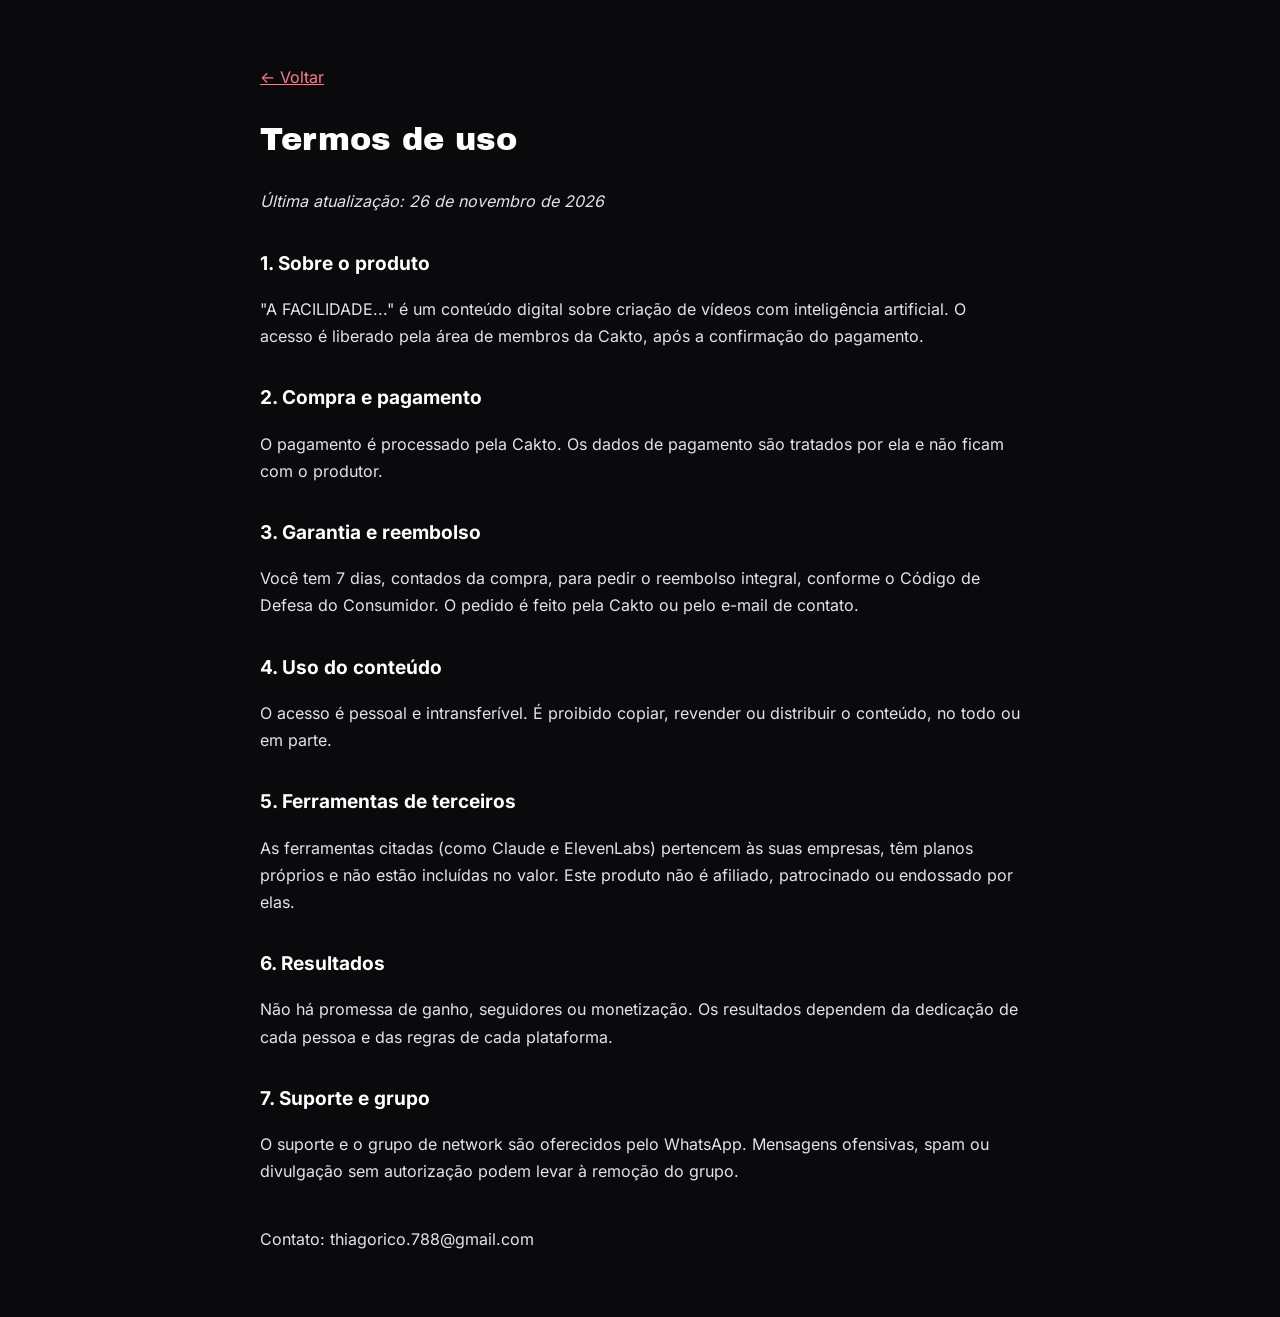
<file: termos.html>
<!DOCTYPE html><html lang="pt-BR"><head><meta charset="utf-8"/><meta name="viewport" content="width=device-width, initial-scale=1"/><title>Termos de uso | A FACILIDADE...</title>
<style>body{margin:0;background:#0A0A0D;color:#E4E4E7;font:16px/1.7 Inter,system-ui,sans-serif}main{max-width:760px;margin:0 auto;padding:48px 24px}h1{font-family:'Archivo Black',Inter,sans-serif;color:#fff;font-weight:400}h2{color:#fff;font-size:19px;margin-top:32px}a{color:#FF7A85}</style>
<link href="google-fonts-0.css" rel="stylesheet"/></head><body><main><p><a href="index.html">← Voltar</a></p><h1>Termos de uso</h1><p><em>Última atualização: 26 de novembro de 2026</em></p>
<h2>1. Sobre o produto</h2><p>"A FACILIDADE..." é um conteúdo digital sobre criação de vídeos com inteligência artificial. O acesso é liberado pela área de membros da Cakto, após a confirmação do pagamento.</p>
<h2>2. Compra e pagamento</h2><p>O pagamento é processado pela Cakto. Os dados de pagamento são tratados por ela e não ficam com o produtor.</p>
<h2>3. Garantia e reembolso</h2><p>Você tem 7 dias, contados da compra, para pedir o reembolso integral, conforme o Código de Defesa do Consumidor. O pedido é feito pela Cakto ou pelo e-mail de contato.</p>
<h2>4. Uso do conteúdo</h2><p>O acesso é pessoal e intransferível. É proibido copiar, revender ou distribuir o conteúdo, no todo ou em parte.</p>
<h2>5. Ferramentas de terceiros</h2><p>As ferramentas citadas (como Claude e ElevenLabs) pertencem às suas empresas, têm planos próprios e não estão incluídas no valor. Este produto não é afiliado, patrocinado ou endossado por elas.</p>
<h2>6. Resultados</h2><p>Não há promessa de ganho, seguidores ou monetização. Os resultados dependem da dedicação de cada pessoa e das regras de cada plataforma.</p>
<h2>7. Suporte e grupo</h2><p>O suporte e o grupo de network são oferecidos pelo WhatsApp. Mensagens ofensivas, spam ou divulgação sem autorização podem levar à remoção do grupo.</p><p style="margin-top:40px">Contato: thiagorico.788@gmail.com</p></main></body></html>
</file>
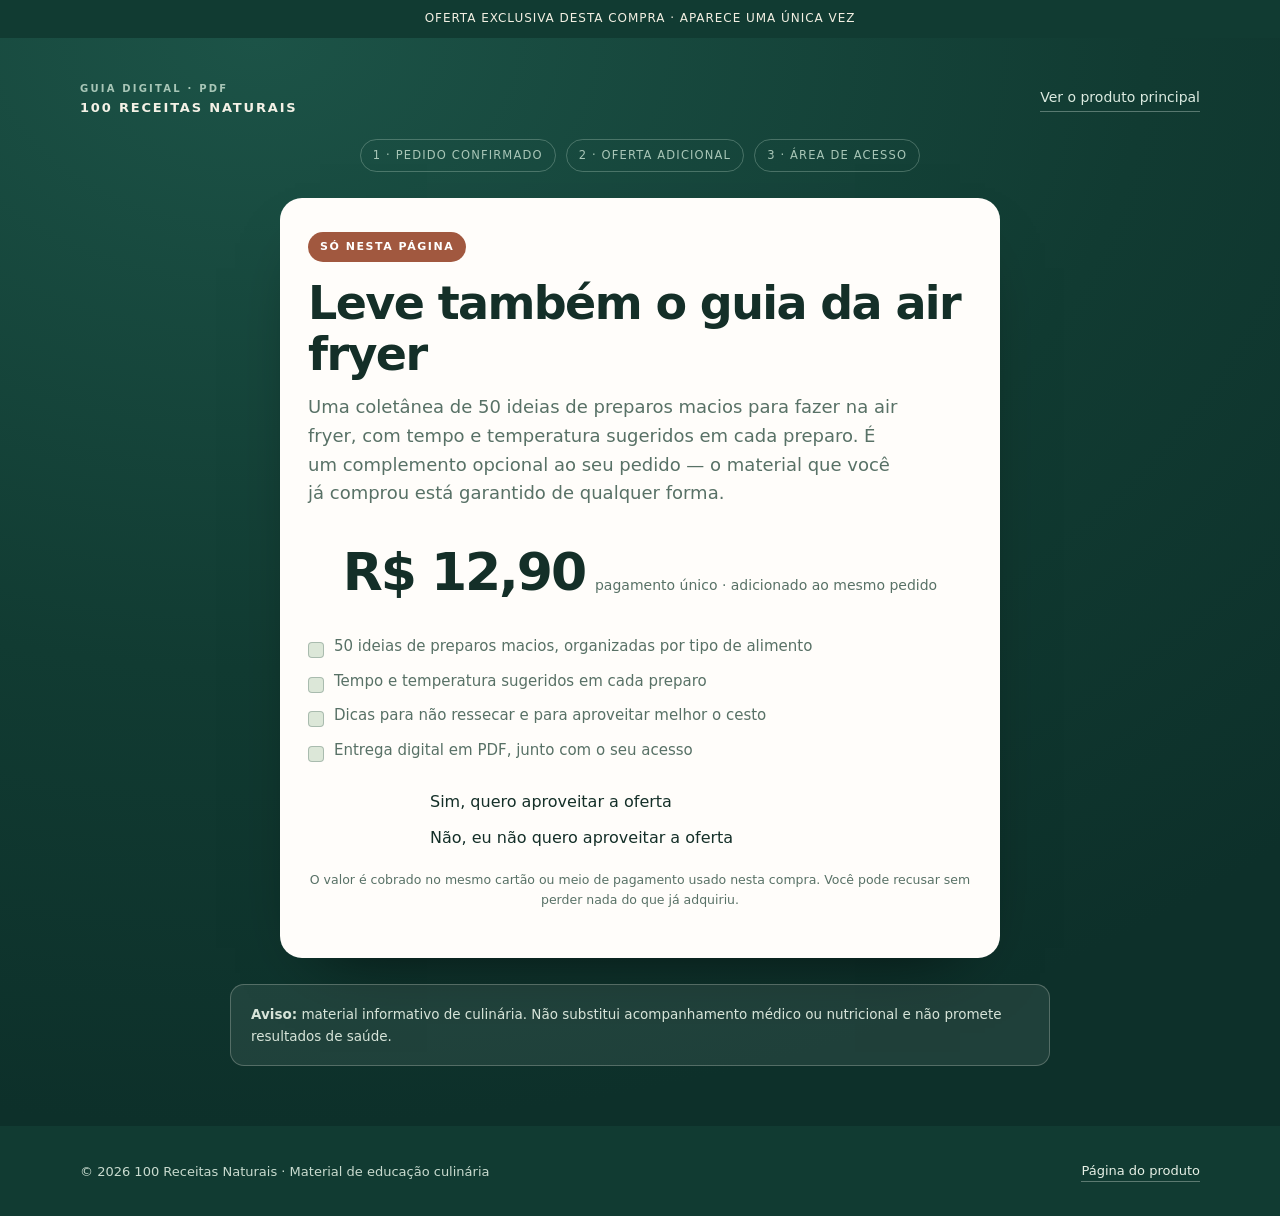
<file: upsell.html>
<!DOCTYPE html>
<html lang="pt-BR">
<head>
<meta charset="UTF-8">
<meta name="viewport" content="width=device-width, initial-scale=1">
<meta name="robots" content="noindex, nofollow">
<title>Oferta especial · Air Fryer — 50 ideias de preparos macios</title>
<meta name="description" content="Oferta adicional desta compra: 50 ideias de preparos macios para air fryer por R$ 12,90.">
<link rel="stylesheet" href="assets/styles.css">
</head>
<body>

<div class="bar">Oferta exclusiva desta compra · aparece uma única vez</div>

<header class="up-hero">
  <div class="wrap">
    <nav class="nav" style="padding-bottom:22px">
      <div class="logo"><small>Guia digital · PDF</small>100 Receitas Naturais</div>
      <a href="https://pay.cakto.com.br/6frywru" rel="nofollow">Ver o produto principal</a>
    </nav>

    <div class="stepsline">
      <span>1 · Pedido confirmado</span>
      <span>2 · Oferta adicional</span>
      <span>3 · Área de acesso</span>
    </div>

    <div class="up-card">
      <span class="up-badge">Só nesta página</span>
      <h1>Leve também o guia da air fryer</h1>
      <p class="lede" style="color:var(--muted);margin-bottom:0">Uma coletânea de 50 ideias de preparos macios para fazer na air fryer, com tempo e temperatura sugeridos em cada preparo. É um complemento opcional ao seu pedido — o material que você já comprou está garantido de qualquer forma.</p>

      <div class="up-price">
        <b>R$ 12,90</b>
        <span>pagamento único · adicionado ao mesmo pedido</span>
      </div>


      <ul class="up-list">
        <li>50 ideias de preparos macios, organizadas por tipo de alimento</li>
        <li>Tempo e temperatura sugeridos em cada preparo</li>
        <li>Dicas para não ressecar e para aproveitar melhor o cesto</li>
        <li>Entrega digital em PDF, junto com o seu acesso</li>
      </ul>
      <cakto-upsell-buttons>
        <cakto-upsell-accept
          bg-color="#bd7354"
          text-color="#ffffff"
          upsell-accept-url="members_area"
          offer-id="36h9vq2"
          app-base-url="https://app.cakto.com.br"
          offer-type="upsell"
          upsell-reject-url="members_area"
        >
          Sim, quero aproveitar a oferta
        </cakto-upsell-accept>
        <cakto-upsell-reject
          upsell-reject-url="members_area"
        >
          Não, eu não quero aproveitar a oferta
        </cakto-upsell-reject>
      </cakto-upsell-buttons>

      <p class="up-fine">O valor é cobrado no mesmo cartão ou meio de pagamento usado nesta compra. Você pode recusar sem perder nada do que já adquiriu.</p>
    </div>

    <div class="wrap" style="padding-top:26px">
      <div class="notice" style="margin:0 auto;background:rgba(255,255,255,.08);border-color:rgba(244,241,230,.25);color:#d7e4d9">
        <b>Aviso:</b> material informativo de culinária. Não substitui acompanhamento médico ou nutricional e não promete resultados de saúde.
      </div>
    </div>
  </div>
</header>

<footer class="foot">
  <div class="wrap">
    <div>© <span id="ano">2026</span> 100 Receitas Naturais · Material de educação culinária</div>
    <a href="https://pay.cakto.com.br/6frywru" rel="nofollow">Página do produto</a>
  </div>
</footer>

<style>
  /* Ajustes finos dos botões do componente Cakto (respeitam o design da página) */
  cakto-upsell-accept::part(button){
    background-color:#bd7354;
    color:#ffffff;
    border:0;
    border-radius:999px;
    padding:16px 22px;
    font:inherit;
    font-weight:650;
    width:100%;
    cursor:pointer;
  }
  cakto-upsell-reject::part(button){
    background:transparent;
    color:#587166;
    border:0;
    padding:10px;
    font:inherit;
    font-size:13.5px;
    text-decoration:underline;
    cursor:pointer;
    width:100%;
  }
</style>

<script type="text/javascript" src="https://caktoscripts.nyc3.cdn.digitaloceanspaces.com/upsell.js"></script>
<script>document.getElementById('ano').textContent=new Date().getFullYear();</script>
</body>
</html>
</file>
<file: google-fonts-0.css>
@font-face {
  font-family: 'Archivo Black';
  font-style: normal;
  font-weight: 400;
  font-display: swap;
  src: url(assets/fonts/font-0-0.woff2) format('truetype');
}
@font-face {
  font-family: 'Inter';
  font-style: normal;
  font-weight: 400;
  font-display: swap;
  src: url(assets/fonts/font-0-1.woff2) format('truetype');
}
@font-face {
  font-family: 'Inter';
  font-style: normal;
  font-weight: 500;
  font-display: swap;
  src: url(assets/fonts/font-0-2.woff2) format('truetype');
}
@font-face {
  font-family: 'Inter';
  font-style: normal;
  font-weight: 600;
  font-display: swap;
  src: url(assets/fonts/font-0-3.woff2) format('truetype');
}
@font-face {
  font-family: 'Inter';
  font-style: normal;
  font-weight: 700;
  font-display: swap;
  src: url(assets/fonts/font-0-4.woff2) format('truetype');
}
</file>
<file: assets/styles.css>
:root{
  --green:#113b32;
  --green2:#1e5948;
  --sage:#dce7d8;
  --cream:#f7f3e9;
  --paper:#fffdfa;
  --earth:#bd7354;
  --earth2:#a55f42;
  --ink:#142f28;
  --muted:#587166;
  --line:rgba(20,47,40,.12);
}
*{box-sizing:border-box}
html{scroll-behavior:smooth;-webkit-text-size-adjust:100%}
body{
  margin:0;
  background:var(--cream);
  color:var(--ink);
  font:16px/1.65 system-ui,-apple-system,"Segoe UI",Roboto,Arial,sans-serif;
  -webkit-font-smoothing:antialiased;
}
img{max-width:100%;display:block;height:auto}
h1,h2,h3,p,ul{margin-top:0}
h1,h2,h3{line-height:1.12;letter-spacing:-.035em;font-weight:700}
h1{font-size:clamp(38px,5.4vw,72px);margin-bottom:20px}
h2{font-size:clamp(28px,3.6vw,44px);margin-bottom:14px}
h3{font-size:20px;margin-bottom:8px}
a{color:inherit}
.accent{color:var(--earth)}

.bar{background:var(--green);color:#f2efe2;text-align:center;padding:9px 15px;font-size:12px;letter-spacing:.08em;text-transform:uppercase}
.wrap{width:min(1120px,calc(100% - 38px));margin:auto}

/* ---------- hero ---------- */
.hero{background:radial-gradient(120% 100% at 80% 0%,#1c5347 0%,var(--green) 55%,#0d302a 100%);color:#f4f1e6;padding:26px 0 64px}
.nav{display:flex;justify-content:space-between;align-items:center;gap:18px;padding-bottom:36px;flex-wrap:wrap}
.logo{font-weight:700;letter-spacing:.14em;font-size:13px;line-height:1.35;text-transform:uppercase}
.logo small{display:block;font-weight:600;font-size:10px;letter-spacing:.22em;color:#a8c6b7;margin-bottom:4px}
.nav a{font-size:14px;text-decoration:none;color:#dcebe1;border-bottom:1px solid rgba(220,235,225,.35);padding-bottom:2px}
.hero-inner{display:grid;grid-template-columns:1.15fr .85fr;gap:56px;align-items:center}
.eyebrow{display:inline-block;font-size:12px;letter-spacing:.14em;text-transform:uppercase;font-weight:600;color:var(--earth);margin-bottom:14px}
.hero .eyebrow{color:#c9a08a}
.lede{font-size:18px;line-height:1.6;color:#dbe8de;max-width:52ch;margin-bottom:26px}
.actions{display:flex;gap:12px;flex-wrap:wrap;margin-bottom:16px}
.btn{display:inline-flex;align-items:center;justify-content:center;gap:8px;background:#a1583f;color:#fff;text-decoration:none;padding:15px 26px;border-radius:999px;font-weight:650;font-size:15.5px;border:1px solid transparent;transition:transform .15s ease,background .15s ease;box-shadow:0 10px 24px -14px rgba(0,0,0,.6)}
.btn:hover{background:#8c4a34;transform:translateY(-1px)}
.btn.secondary{background:transparent;border-color:rgba(244,241,230,.45);color:#f4f1e6;box-shadow:none}
.btn.secondary:hover{background:rgba(244,241,230,.1)}
.minor{font-size:13px;color:#b9cfc2;margin-bottom:22px;max-width:50ch}
.strip{display:flex;gap:10px;flex-wrap:wrap}
.strip span{font-size:12px;letter-spacing:.04em;border:1px solid rgba(244,241,230,.28);border-radius:999px;padding:6px 12px;color:#e7f0e6}

.visual{position:relative}
.visual .shot{border-radius:22px;overflow:hidden;box-shadow:0 30px 60px -30px rgba(0,0,0,.7);border:1px solid rgba(255,255,255,.18);background:#0f342d}
.float{position:absolute;left:-16px;bottom:26px;background:var(--paper);color:var(--ink);border-radius:14px;padding:14px 16px;font-size:13px;line-height:1.45;max-width:250px;box-shadow:0 18px 40px -22px rgba(0,0,0,.65)}
.float strong{display:block;font-size:12px;letter-spacing:.12em;text-transform:uppercase;color:#a1583f;margin-bottom:3px}

/* ---------- sections ---------- */
section{padding:70px 0}
.white{background:var(--paper)}
.mint{background:var(--sage)}
.mint .intro,.mint p,.mint .steps p{color:#43594b}
.intro{font-size:17px;color:var(--muted);max-width:66ch;margin-bottom:34px}
.grid{display:grid;grid-template-columns:repeat(2,1fr);gap:18px}
.card{background:#fff;border:1px solid var(--line);border-radius:16px;padding:24px}
.card .num{display:block;font-size:11px;letter-spacing:.14em;text-transform:uppercase;color:var(--earth);font-weight:700;margin-bottom:10px}
.card p{margin-bottom:0;color:var(--muted);font-size:15px}
.card .tag{display:inline-block;font-size:11px;letter-spacing:.1em;text-transform:uppercase;background:var(--sage);color:var(--green);padding:4px 9px;border-radius:999px;margin-bottom:10px;font-weight:700}

.example{display:grid;grid-template-columns:1fr 1fr;gap:44px;align-items:start}
.steps{display:grid;gap:14px;margin-top:8px}
.steps div{background:rgba(255,255,255,.7);border:1px solid rgba(17,59,50,.12);border-radius:12px;padding:14px 16px}
.steps strong{display:block;font-size:14px;letter-spacing:.02em}
.steps p{margin:2px 0 0;font-size:14px;color:#43594b}
.paper{background:#fff;border:1px solid var(--line);border-radius:16px;padding:26px}
.paper ul{margin:10px 0 0;padding-left:18px;color:var(--muted);font-size:14.5px}
.paper li{margin-bottom:6px}
.quote{border-left:3px solid var(--earth);padding-left:14px;color:var(--ink);font-style:italic}

/* ---------- audience ---------- */
.two-col{display:grid;grid-template-columns:1fr 1fr;gap:36px;align-items:start}
.list{list-style:none;padding:0;margin:0}
.list li{position:relative;padding-left:30px;margin-bottom:12px;color:var(--muted)}
.list li::before{content:"";position:absolute;left:0;top:7px;width:16px;height:16px;border-radius:50%;background:var(--sage);border:1px solid rgba(17,59,50,.2)}
.list.yes li::before{background:var(--green);border-color:var(--green)}
.list.no li::before{background:transparent;border:1px solid var(--earth)}
.list strong{color:var(--ink)}

/* ---------- offer ---------- */
.deep{background:linear-gradient(160deg,#0f352e,#113b32 60%,#0c2a25);color:#f4f1e6;text-align:center}
.deep h2{color:#fff}
.deep .eyebrow{color:#c9a08a}
.price-box{background:rgba(255,255,255,.06);border:1px solid rgba(244,241,230,.2);border-radius:22px;padding:34px 26px;max-width:560px;margin:30px auto 0}
.price{font-size:clamp(40px,7vw,64px);font-weight:750;letter-spacing:-.04em;line-height:1;margin:6px 0 4px}
.price small{font-size:16px;font-weight:500;letter-spacing:0;color:#c7d8cb}
.price-box .btn{margin-top:22px;width:100%;max-width:340px}
.pay-note{font-size:12.5px;color:#b3cab9;margin:14px 0 0}
.includes{list-style:none;padding:0;margin:22px auto 0;max-width:420px;text-align:left;color:#dbe8de;font-size:14.5px}
.includes li{padding:9px 0;border-bottom:1px solid rgba(244,241,230,.14);display:flex;justify-content:space-between;gap:12px}
.includes li:last-child{border-bottom:0}
.includes b{color:#fff;font-weight:600}

/* ---------- faq ---------- */
.faq{max-width:760px;margin:0 auto}
details{background:#fff;border:1px solid var(--line);border-radius:12px;padding:16px 18px;margin-bottom:10px}
summary{cursor:pointer;font-weight:600;font-size:15.5px;list-style:none}
summary::-webkit-details-marker{display:none}
summary::after{content:"+";float:right;color:var(--earth);font-weight:700}
details[open] summary::after{content:"–"}
details p{margin:10px 0 0;color:var(--muted);font-size:14.5px}

.notice{background:#fdf6ec;border:1px solid #efdcc6;border-radius:14px;padding:18px 20px;font-size:13.5px;color:#6b5340;max-width:820px;margin:34px auto 0}
.foot{background:var(--green);color:#c9dbcf;padding:34px 0;font-size:13px}
.foot .wrap{display:flex;justify-content:space-between;gap:16px;flex-wrap:wrap;align-items:center}
.foot a{color:#e7f0e6;text-decoration:none;border-bottom:1px solid rgba(231,240,230,.35)}

/* ---------- upsell ---------- */
.up-hero{background:radial-gradient(120% 100% at 20% 0%,#1c5347 0%,var(--green) 58%,#0d302a 100%);color:#f4f1e6;padding:44px 0 60px}
.stepsline{display:flex;gap:10px;justify-content:center;flex-wrap:wrap;margin-bottom:26px}
.stepsline span{font-size:11.5px;letter-spacing:.1em;text-transform:uppercase;color:#a8c6b7;border:1px solid rgba(168,198,183,.35);border-radius:999px;padding:6px 12px}
.up-card{background:var(--paper);color:var(--ink);border-radius:22px;padding:34px 28px;max-width:720px;margin:0 auto;box-shadow:0 30px 70px -40px rgba(0,0,0,.75)}
.up-card h1{font-size:clamp(30px,4.4vw,46px);margin-bottom:12px}
.up-badge{display:inline-block;background:#a1583f;color:#fff;font-size:11px;letter-spacing:.14em;text-transform:uppercase;font-weight:700;padding:6px 12px;border-radius:999px;margin-bottom:16px}
.up-price{display:flex;align-items:baseline;gap:10px;justify-content:center;margin:22px 0 8px}
.up-price b{font-size:clamp(34px,6vw,52px);letter-spacing:-.04em}
.up-price span{color:var(--muted);font-size:14px}
.up-list{list-style:none;padding:0;margin:18px 0 26px}
.up-list li{position:relative;padding-left:26px;margin-bottom:10px;color:var(--muted);font-size:15px}
.up-list li::before{content:"";position:absolute;left:0;top:8px;width:14px;height:14px;border-radius:4px;background:var(--sage);border:1px solid rgba(17,59,50,.25)}
cakto-upsell-buttons{display:block;margin:0 auto;max-width:420px}
cakto-upsell-accept,cakto-upsell-reject{display:block;margin:0 auto 10px;width:100%}
cakto-upsell-accept::part(button){background:var(--earth);color:#fff;border:0;border-radius:999px;padding:16px 22px;font:inherit;font-weight:650;width:100%;cursor:pointer;box-shadow:0 12px 26px -16px rgba(0,0,0,.6)}
cakto-upsell-reject::part(button){background:transparent;color:var(--muted);border:0;padding:10px;font:inherit;font-size:13.5px;text-decoration:underline;cursor:pointer;width:100%}
.up-fine{font-size:12.5px;color:var(--muted);text-align:center;margin-top:18px}

@media (max-width:900px){
  .hero-inner{grid-template-columns:1fr;gap:30px}
  .visual{order:0;max-width:300px;margin:0 auto}
  .hero{padding:18px 0 44px}
  .hero .lede{font-size:16.5px;margin-bottom:18px}
  h1{margin-bottom:14px}
  .float{position:static;margin-top:14px;max-width:none}
  .grid,.example,.two-col{grid-template-columns:1fr}
  section{padding:52px 0}
  .hero{padding-bottom:48px}
  .up-card{padding:26px 20px}
}
@media (max-width:520px){
  .btn{width:100%}
  .actions{flex-direction:column}
  .strip span{font-size:11px}
  .bar{font-size:10.5px;letter-spacing:.05em;line-height:1.4;padding:8px 14px}
  .up-hero{padding:22px 0 40px}
  .stepsline{margin-bottom:12px}
  .up-card{padding:22px 16px}
  .up-card .lede{font-size:15px}
  .up-price{margin:14px 0 4px;flex-wrap:wrap;gap:4px}
  .up-card{display:flex;flex-direction:column}
  .up-card .up-badge{order:0}
  .up-card h1{order:1}
  .up-card .lede{order:2}
  .up-card .up-price{order:3}
  cakto-upsell-buttons{order:4;margin:10px auto 6px}
  .up-list{order:5;margin:16px 0 8px}
  .up-list li{font-size:14px;margin-bottom:7px}
  .up-fine{order:6}
}

/* ---------- P0: enquadramento de perda ---------- */
.cost{display:grid;grid-template-columns:repeat(3,1fr);gap:16px;margin-top:26px}
.cost-card{background:#fff;border:1px solid var(--line);border-radius:16px;padding:22px}
.cost-card span{display:block;font-size:11px;letter-spacing:.14em;text-transform:uppercase;color:#a1583f;font-weight:700;margin-bottom:8px}
.cost-card h3{font-size:17px;margin-bottom:6px}
.cost-card p{margin:0;font-size:14.5px;color:#43594b}
.punch{margin:26px 0 0;font-size:17px;line-height:1.55;color:var(--ink);border-left:3px solid #a1583f;padding-left:16px;max-width:60ch}

/* ---------- P0: reciprocidade ---------- */
.gift{background:linear-gradient(160deg,#eef4ea,#dce7d8);}
.gift .paper{position:relative}
.copy-btn{display:inline-flex;align-items:center;gap:8px;margin-top:16px;background:transparent;border:1px solid rgba(17,59,50,.35);color:var(--green);border-radius:999px;padding:9px 16px;font:inherit;font-size:13.5px;font-weight:600;cursor:pointer;transition:background .15s ease}
.copy-btn:hover{background:rgba(17,59,50,.07)}
.copy-btn.done{background:var(--green);color:#fff;border-color:var(--green)}
.gift-note{margin:18px 0 0;font-size:14px;color:#43594b}

@media (max-width:900px){
  .cost{grid-template-columns:1fr}
}

/* ---------- P0: primeira dobra no mobile ---------- */
@media (max-width:520px){
  h1{font-size:clamp(29px,8.4vw,34px);line-height:1.14;letter-spacing:-.03em}
  .hero .lede{font-size:15.5px;line-height:1.55}
  .hero .eyebrow{font-size:11px;letter-spacing:.1em}
  .actions .btn.secondary{display:none}
  .hero .strip span{font-size:11px;padding:5px 10px}
}

/* ---------- contraste AA em seções claras ---------- */
.mint .eyebrow,.gift .eyebrow{color:#8a4a2e}
.mint .steps strong{color:var(--ink)}

/* ==========================================================================
   MOBILE — centralização e acabamento (≤700px)
   ========================================================================== */
@media (max-width:700px){

  /* container e ritmo vertical */
  .wrap{width:calc(100% - 32px)}
  section{padding:44px 0}
  .hero{padding:16px 0 40px}

  /* --- hero centralizado --- */
  .hero-inner{gap:26px;text-align:center}
  .hero-inner > div:first-child{display:flex;flex-direction:column;align-items:center}
  .hero h1,.hero .lede,.hero .minor,.hero .eyebrow{text-align:center}
  .hero .lede{max-width:34ch}
  .actions{justify-content:center;width:100%;align-items:center}
  .actions .btn{width:100%;max-width:360px}
  .strip{justify-content:center}
  .visual{max-width:280px;margin:0 auto}
  .float{text-align:center;max-width:360px;margin:14px auto 0}

  /* --- cabeçalhos de seção centralizados --- */
  section > .wrap > .eyebrow,
  section > .wrap > h2,
  section > .wrap > .intro,
  .gift .example > div:first-child .eyebrow,
  .gift .example > div:first-child h2,
  .gift .example > div:first-child .intro,
  .deep .wrap > .eyebrow,
  .deep .wrap > h2,
  .deep .wrap > p{text-align:center;margin-left:auto;margin-right:auto}
  section > .wrap > .intro{max-width:38ch}
  .deep .wrap > p{max-width:36ch}

  /* --- cards --- */
  .grid{gap:14px}
  .card{padding:20px 18px;text-align:left}
  .card .num,.card .tag{display:inline-block}
  .cost{gap:14px}
  .cost-card{padding:20px 18px;text-align:center}
  .cost-card h3{font-size:16.5px}

  /* --- reciprocidade --- */
  .gift .example > div:first-child{text-align:center}
  .steps{width:100%}
  .steps div{text-align:left;padding:13px 15px}
  .paper{padding:20px 18px}
  .paper ul{padding-left:16px}
  .copy-btn{width:100%;justify-content:center;min-height:46px;margin-top:18px}
  .gift-note{text-align:center}

  /* --- listas e punch --- */
  .list li{padding-left:26px;margin-bottom:14px;line-height:1.55}
  .punch{text-align:center;border-left:0;border-top:2px solid #a1583f;padding:16px 0 0;margin-top:24px}

  /* --- oferta --- */
  .price-box{padding:26px 18px;border-radius:18px}
  .price{font-size:clamp(38px,11vw,50px)}
  .includes{max-width:100%}
  .includes li{font-size:13.5px;padding:8px 0}
  .includes b{font-size:12px}
  .pay-note{font-size:12px}

  /* --- faq e avisos --- */
  details{padding:14px 16px}
  summary{font-size:15px;line-height:1.45}
  details p{font-size:14px}
  .notice{font-size:13px;padding:16px 16px;line-height:1.6}

  /* --- rodapé --- */
  .foot .wrap{flex-direction:column;text-align:center;gap:10px}

  /* --- alvos de toque --- */
  .btn{min-height:54px;font-size:16px;padding:14px 22px}
  summary{min-height:44px}

  body{padding-bottom:0}
  body.has-sticky{padding-bottom:78px}
}

/* ---------- barra fixa de compra (só mobile) ---------- */
.sticky-cta{display:none}
@media (max-width:700px){
  .sticky-cta{
    position:fixed;left:0;right:0;bottom:0;z-index:60;
    display:block;padding:10px 14px calc(10px + env(safe-area-inset-bottom));
    background:rgba(247,243,233,.96);border-top:1px solid rgba(20,47,40,.12);
    backdrop-filter:blur(8px);
    transform:translateY(110%);transition:transform .25s ease;
  }
  .sticky-cta.is-visible{transform:translateY(0)}
  .sticky-inner{display:flex;align-items:center;gap:12px;max-width:520px;margin:0 auto}
  .sticky-price{line-height:1.1;text-align:left;flex:0 0 auto}
  .sticky-price b{display:block;font-size:17px;letter-spacing:-.02em}
  .sticky-price span{font-size:11px;color:#587166}
  .sticky-cta .btn{flex:1;min-height:48px;font-size:15px;padding:12px 16px}
}

/* ---------- correções da auditoria mobile ---------- */
@media (max-width:700px){
  /* o eyebrow é inline-block: centralizar a caixa, não só o texto */
  section > .wrap > .eyebrow,
  #gift .example > div:first-child .eyebrow{
    display:block;width:max-content;max-width:100%;
    margin-left:auto;margin-right:auto;
  }
  #gift .example > div:first-child{text-align:center}
  #gift .example > div:first-child .intro{max-width:38ch;margin-left:auto;margin-right:auto}

  /* safe-area do iPhone + barra fixa um pouco mais alta */
  body.has-sticky{padding-bottom:calc(96px + env(safe-area-inset-bottom))}
  .sticky-cta .btn{min-height:54px}

  /* pílulas do hero mais compactas */
  .hero .strip{gap:8px}
  .hero .strip span{font-size:10.5px;padding:5px 9px;white-space:nowrap}
}

/* ---------- autora: autoridade mostrada ---------- */
.author-grid{display:grid;grid-template-columns:.85fr 1.15fr;gap:48px;align-items:center}
.author-photo{margin:0}
.author-photo img{width:100%;height:auto;display:block;border-radius:20px;box-shadow:0 18px 40px -26px rgba(17,59,50,.6)}
.author-text h2{font-size:clamp(23px,3vw,33px);line-height:1.22;max-width:24ch;letter-spacing:-.02em}
.author-lede{font-size:16.5px;line-height:1.6;color:#43594b;max-width:46ch;margin-top:12px}
.author-facts{list-style:none;margin:22px 0 0;padding:0;display:grid;gap:11px}
.author-facts li{display:flex;align-items:baseline;gap:14px}
.author-facts b{font-size:21px;color:#a1583f;letter-spacing:-.02em;min-width:48px;text-align:right;font-variant-numeric:tabular-nums}
.author-facts span{font-size:14.5px;color:#2c463c;line-height:1.45}
.author-note{margin:22px 0 0;padding-top:14px;border-top:1px solid var(--line);font-size:12.5px;line-height:1.6;color:#5f7165;max-width:48ch}
.signature{margin:14px 0 0;font-size:15px;font-weight:700;color:var(--green)}
.signature span{font-weight:400;font-size:13px;color:#6a7d70}
.byline{display:inline-flex;align-items:center;gap:9px;margin:16px 0 0;font-size:12.5px;color:#43594b;text-decoration:none;border-bottom:1px solid transparent;padding-bottom:2px;transition:border-color .15s ease}
.byline:hover,.byline:focus{border-bottom-color:rgba(17,59,50,.35)}
.byline img{width:34px;height:34px;border-radius:50%;object-fit:cover;border:2px solid #fff;box-shadow:0 1px 5px rgba(17,59,50,.25);flex:0 0 auto}
.byline b{color:var(--ink);font-weight:700}

@media (max-width:900px){
  .author-grid{grid-template-columns:1fr;gap:26px}
  .author-photo{max-width:320px;margin:0 auto}
}
@media (max-width:700px){
  .author-text{text-align:center}
  .author-text h2{max-width:none;margin-left:auto;margin-right:auto}
  .author-lede{margin-left:auto;margin-right:auto}
  .author-facts li{justify-content:center;text-align:left}
  .author-note{text-align:center;margin-left:auto;margin-right:auto}
  .signature{text-align:center}
  .byline{margin-top:18px}
}
</file>
